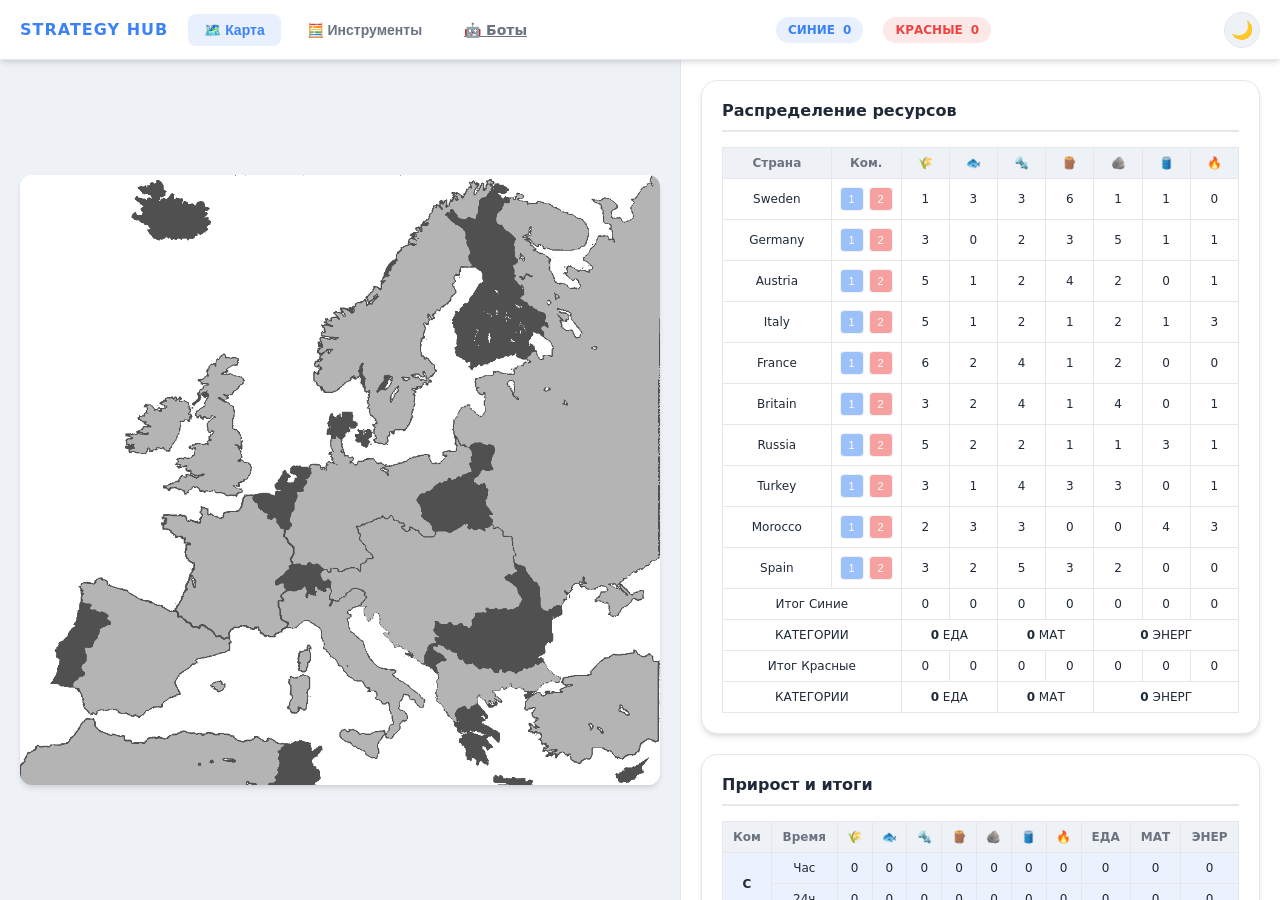
<file: index.html>
<!DOCTYPE html>
<html lang="ru">
<head>
    <meta charset="UTF-8">
    <meta name="viewport" content="width=device-width, initial-scale=1.0">
    <title>Alliance Tools & Map</title>
    <link rel="stylesheet" href="style.css">
</head>
<body>

<header class="top-hud">
    <div class="hud-left">
        <span class="game-title">STRATEGY HUB</span>
        <nav class="main-nav">
            <button class="nav-btn active" onclick="switchTab('map-view')">🗺️ Карта</button>
            <button class="nav-btn" onclick="switchTab('tools-view')">🧮 Инструменты</button>
               <!-- НОВАЯ КНОПКА -->
    <a href="sute/index.html" class="nav-btn">🤖 Боты</a>
        </nav>
    </div>

    <div class="hud-center" id="team-scores">
        <div class="hud-team blue">
            <span>СИНИЕ</span>
            <span id="hud-blue-total">0</span>
        </div>
        <div class="hud-team red">
            <span>КРАСНЫЕ</span>
            <span id="hud-red-total">0</span>
        </div>
    </div>

    <div class="hud-right">
        <button id="themeToggle" class="theme-btn">🌙</button>
    </div>
</header>

<main class="main-content">

    <div id="map-view" class="view-section active">
        <div class="container-map">
            <div class="map-wrapper">
                <div id="loader" class="loading-overlay">Загрузка карты...</div>
                <canvas id="gameCanvas"></canvas>
            </div>

            <div class="sidebar">
                <div class="card">
                    <h3>Распределение ресурсов</h3>
                    <div class="table-responsive">
                        <table id="resourceTable">
                            <thead>
                                <tr>
                                    <th align="left">Страна</th>
                                    <th width="70">Ком.</th>
                                    <th>🌾</th><th>🐟</th><th>🔩</th><th>🪵</th><th>🪨</th><th>🛢️</th><th>🔥</th>
                                </tr>
                            </thead>
                            <tbody id="tableBody"></tbody>
                            <tfoot>
                                <tr class="sum-row sum-blue">
                                    <td colspan="2">Итог Синие</td>
                                    <td id="sb0">0</td><td id="sb1">0</td><td id="sb2">0</td>
                                    <td id="sb3">0</td><td id="sb4">0</td><td id="sb5">0</td><td id="sb6">0</td>
                                </tr>
                                <tr class="cat-row sum-blue">
                                    <td colspan="2">КАТЕГОРИИ</td>
                                    <td colspan="2" id="cat-sb-food">0 <span class="cat-label">ЕДА</span></td>
                                    <td colspan="2" id="cat-sb-mats">0 <span class="cat-label">МАТ</span></td>
                                    <td colspan="3" id="cat-sb-ener">0 <span class="cat-label">ЭНЕРГ</span></td>
                                </tr>

                                <tr class="sum-row sum-red">
                                    <td colspan="2">Итог Красные</td>
                                    <td id="sr0">0</td><td id="sr1">0</td><td id="sr2">0</td>
                                    <td id="sr3">0</td><td id="sr4">0</td><td id="sr5">0</td><td id="sr6">0</td>
                                </tr>
                                <tr class="cat-row sum-red">
                                    <td colspan="2">КАТЕГОРИИ</td>
                                    <td colspan="2" id="cat-sr-food">0 <span class="cat-label">ЕДА</span></td>
                                    <td colspan="2" id="cat-sr-mats">0 <span class="cat-label">МАТ</span></td>
                                    <td colspan="3" id="cat-sr-ener">0 <span class="cat-label">ЭНЕРГ</span></td>
                                </tr>
                            </tfoot>
                        </table>
                    </div>
                </div>

                <div class="card">
                    <h3>Прирост и итоги</h3>
                    <div class="table-responsive">
                        <table id="growthTable">
                            <thead>
                                <tr>
                                    <th>Ком</th>
                                    <th>Время</th>
                                    <th>🌾</th><th>🐟</th><th>🔩</th><th>🪵</th>
                                    <th>🪨</th><th>🛢️</th><th>🔥</th>
                                    <th>ЕДА</th><th>МАТ</th><th>ЭНЕР</th>
                                </tr>
                            </thead>
                            <tbody>
                                <tr class="row-blue">
                                    <td rowspan="2"><b>С</b></td>
                                    <td>Час</td>
                                    <td id="gbh0">0</td><td id="gbh1">0</td><td id="gbh2">0</td>
                                    <td id="gbh3">0</td><td id="gbh4">0</td><td id="gbh5">0</td><td id="gbh6">0</td>
                                    <td id="gbh-food">0</td><td id="gbh-mats">0</td><td id="gbh-ener">0</td>
                                </tr>
                                <tr class="row-blue">
                                    <td>24ч</td>
                                    <td id="gbd0">0</td><td id="gbd1">0</td><td id="gbd2">0</td>
                                    <td id="gbd3">0</td><td id="gbd4">0</td><td id="gbd5">0</td><td id="gbd6">0</td>
                                    <td id="gbd-food">0</td><td id="gbd-mats">0</td><td id="gbd-ener">0</td>
                                </tr>

                                <tr class="row-red">
                                    <td rowspan="2"><b>К</b></td>
                                    <td>Час</td>
                                    <td id="grh0">0</td><td id="grh1">0</td><td id="grh2">0</td>
                                    <td id="grh3">0</td><td id="grh4">0</td><td id="grh5">0</td><td id="grh6">0</td>
                                    <td id="grh-food">0</td><td id="grh-mats">0</td><td id="grh-ener">0</td>
                                </tr>
                                <tr class="row-red">
                                    <td>24ч</td>
                                    <td id="grd0">0</td><td id="grd1">0</td><td id="grd2">0</td>
                                    <td id="grd3">0</td><td id="grd4">0</td><td id="grd5">0</td><td id="grd6">0</td>
                                    <td id="grd-food">0</td><td id="grd-mats">0</td><td id="grd-ener">0</td>
                                </tr>
                            </tbody>
                        </table>
                    </div>
                </div>
            </div>
        </div>
    </div>

<div id="tools-view" class="view-section hidden">
        <div class="tools-grid">
            
            <div class="card tool-card">
                <h3>⏳ Время хода</h3>
                <div class="form-group">
                    <label>Расстояние (км):</label>
                    <input type="number" id="time-distance" placeholder="Напр: 50">
                </div>
                <div class="form-group">
                    <label>Скорость юнита (км/ч):</label>
                    <input type="number" id="time-speed" placeholder="Напр: 35">
                </div>
                <div class="form-group">
                    <label>Скорость карты:</label>
                    <input type="number" id="time-mapSpeed" value="1">
                </div>
                <div class="form-group">
                    <label>Тип провинции:</label>
                    <select id="time-faction">
                        <option value="1">Своя (100%)</option>
                        <option value="0.7">Дружеская (70%)</option>
                        <option value="0.35">Вражеская (35%)</option>
                    </select>
                </div>
                <div class="form-check">
                    <input type="checkbox" id="time-march">
                    <label for="time-march">Марш-бросок (+50%)</label>
                </div>
                <button class="btn-primary" onclick="calcTimeTravel()">Рассчитать</button>
                <div class="result-box" id="time-result">Ожидание...</div>
            </div>

            <div class="card tool-card">
                <h3>🛣️ Калькулятор дороги</h3>
                <div class="form-group">
                    <label>1-я половина (км) и Тип:</label>
                    <div class="input-row">
                        <input type="number" id="road-dist1" placeholder="Км">
                        <select id="road-terrain1">
                            <option value="neutral">Своя</option>
                            <option value="friendly">Друг</option>
                            <option value="enemy">Враг</option>
                        </select>
                    </div>
                </div>
                <div class="form-group">
                    <label>2-я половина (км) и Тип:</label>
                    <div class="input-row">
                        <input type="number" id="road-dist2" placeholder="Км">
                        <select id="road-terrain2">
                            <option value="neutral">Своя</option>
                            <option value="friendly">Друг</option>
                            <option value="enemy">Враг</option>
                        </select>
                    </div>
                </div>
                <div class="form-group">
                    <label>Скорость армии (км/ч):</label>
                    <input type="number" id="road-speed" placeholder="Скорость">
                </div>
                <div class="form-check">
                    <input type="checkbox" id="road-march">
                    <label for="road-march">Марш-бросок</label>
                </div>
                <button class="btn-primary" onclick="calcRoadTravel()">Рассчитать путь</button>
                <div class="result-box" id="road-result">Ожидание...</div>
            </div>

            <div class="card tool-card">
                <h3>🏗️ Строительство</h3>
                <div class="form-group">
                    <label>Объект:</label>
                    <select id="build-type">
                        <optgroup label="Крепости (50 HP)">
                            <option value="50|8">Крепость 1 ур (8ч)</option>
                            <option value="50|16">Крепость 2 ур (16ч)</option>
                            <option value="50|24">Крепость 3 ур (24ч)</option>
                            <option value="50|32">Крепость 4 ур (32ч)</option>
                            <option value="50|40">Крепость 5 ур (40ч)</option>
                        </optgroup>
                        <optgroup label="Инфраструктура">
                            <option value="40|48">Фабрика (48ч)</option>
                            <option value="40|24">Казармы (24ч)</option>
                            <option value="60|72">Ж/Д / Порт (72ч)</option>
                            <option value="60|24">Аэродром (24ч)</option>
                        </optgroup>
                    </select>
                </div>
                <div class="input-row">
                    <div class="form-group">
                        <label>Мораль (%):</label>
                        <input type="number" id="build-morale" value="100">
                    </div>
                    <div class="form-group">
                        <label>Тек. HP:</label>
                        <input type="number" id="build-hp" value="0">
                    </div>
                </div>
                <button class="btn-primary" onclick="calcConstruction()">Рассчитать стройку</button>
                <div class="result-box" style="text-align: center;">
                    <div style="font-size: 0.8rem; color: var(--text-muted);">Таймер при <span id="build-next-hp" style="color: var(--primary); font-weight: bold;">1</span> HP:</div>
                    <div id="build-timer" style="font-size: 1.4rem; font-weight: bold; font-family: monospace; margin: 5px 0;">0д 00:00:00</div>
                    <div id="build-info" style="font-size: 0.75rem; color: var(--text-muted);">Введите данные</div>
                </div>
            </div>

            <div class="card tool-card">
                <h3>❤️ Калькулятор морали</h3>
                <div class="input-row">
                    <div class="form-group">
                        <label>Мораль своя (%):</label>
                        <input type="number" id="moral-val">
                    </div>
                    <div class="form-group">
                        <label>Мораль союзника:</label>
                        <input type="number" id="moral-ally">
                    </div>
                </div>
                <div class="form-group">
                    <label>Пехота (Тек / Макс):</label>
                    <div class="input-row">
                        <input type="number" id="inf-hp" placeholder="HP">
                        <input type="number" id="inf-max" placeholder="Max">
                    </div>
                </div>
                <div class="form-group">
                    <label>Техника (Тек / Макс):</label>
                    <div class="input-row">
                        <input type="number" id="tank-hp" placeholder="HP">
                        <input type="number" id="tank-max" placeholder="Max">
                    </div>
                </div>
                <button class="btn-primary" onclick="calcMorale()">Рассчитать HP</button>
                <div class="result-box scrollable" id="moral-result">Результат...</div>
            </div>

        </div>
    </div>

</main>

<script src="script.js"></script>
</body>
</html>
</file>
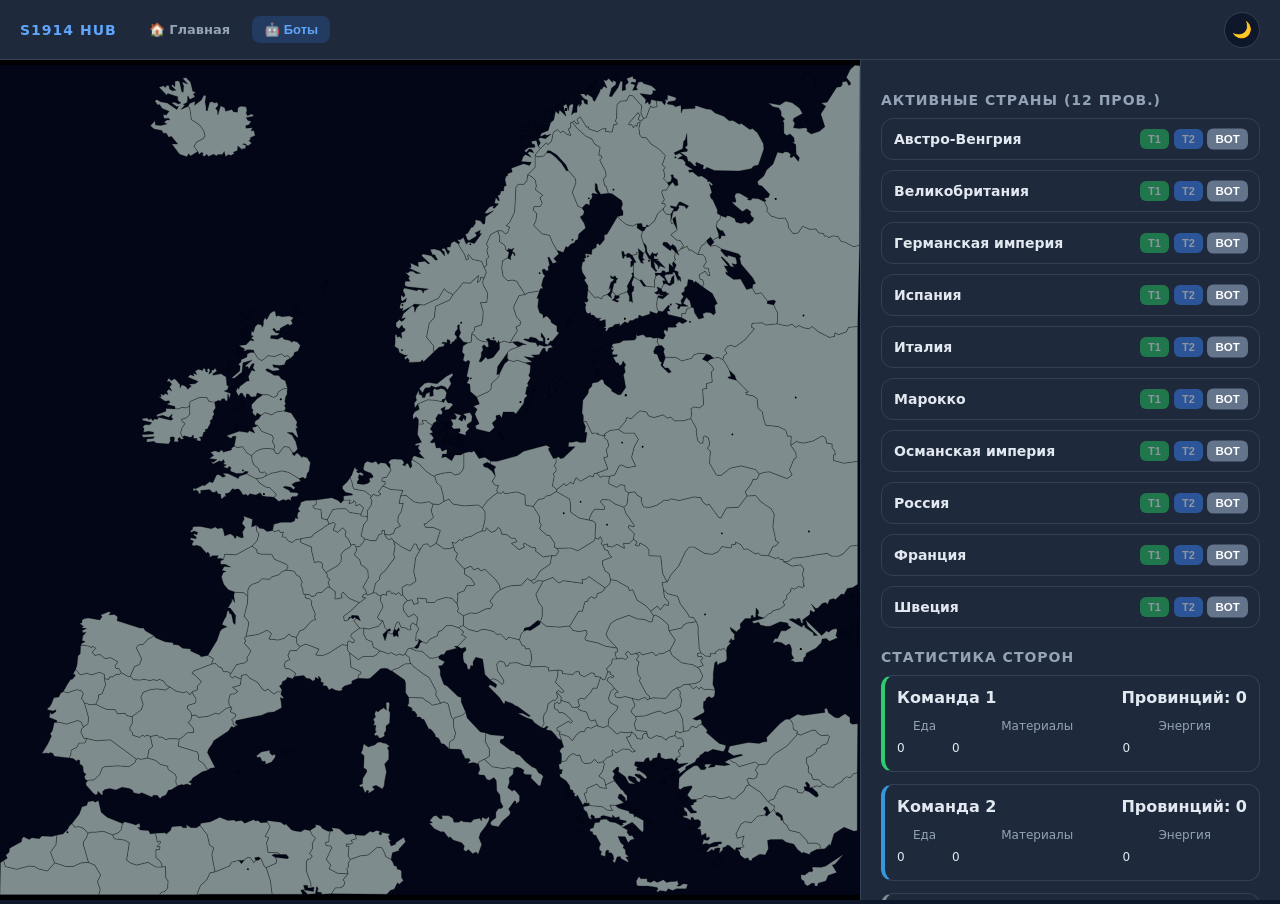
<file: sute/index.html>
<!DOCTYPE html>
<html lang="ru">
<head>
    <meta charset="UTF-8">
    <title>S1914 ANALYZER: INTERACTIVE MAP (FIXED)</title>
<link rel="stylesheet" href="style.css">
</head>
<body>
<header class="top-hud">
    <div class="hud-left">
        <span class="game-title">S1914 HUB</span>

        <nav class="main-nav">
<a href="../index.html" class="nav-btn">🏠 Главная</a>
            <button class="nav-btn active">🤖 Боты</button>
        </nav>
    </div>

    <div class="hud-right">
        <button id="themeToggle" class="theme-btn">🌙</button>
    </div>
</header>
    <div class="left">
        <div id="map-wrapper"></div>
        <div id="tooltip"></div>
    </div>

    <div class="right">
        <h2>Активные страны (12 пров.)</h2>
        <div id="countries-container" class="countries-list"></div>

        <h2>Статистика сторон</h2>
        <div id="stats-container"></div>
    </div>

    <script>
        let regionOwners = {}; 
        let regionsData = {}; 
        let countriesData = {}; 
        let activeCountries = []; 

        const TEAM_NAMES = {
            1: 'Команда 1',
            2: 'Команда 2',
            0: 'Боты/Нейтралы'
        };

        async function init() {
            try {
                // 1. Load Region Data (regions.json)
                const regRes = await fetch('regions.json');
                const regArray = await regRes.json();
                
                regArray.forEach(r => {
                    regionsData[r.id] = r;
                    regionOwners[r.id] = 0; // Default to Bot/Neutral

                    if (!countriesData[r.country]) {
                        countriesData[r.country] = {
                            name: r.country,
                            regions: [],
                            team: 0
                        };
                    }
                    countriesData[r.country].regions.push(r.id);
                });

                // Separate countries with 12 regions (e.g., Germany)
                for (let cName in countriesData) {
                    if (countriesData[cName].regions.length === 12) {
                        activeCountries.push(countriesData[cName]);
                    }
                }

                // 2. Load SVG Map (map.svg)
                const mapRes = await fetch('map.svg');
                const mapSvg = await mapRes.text();
                document.getElementById('map-wrapper').innerHTML = mapSvg;

                renderCountriesUI();
                setupMapListeners(); // Apply logic to provinces
                updateAll(); // Initial statistics

            } catch (err) {
                console.error("Critical loading error:", err);
                document.getElementById('stats-container').innerHTML = "<p style='color:red'>Ошибка загрузки файлов map.svg или regions.json. Запустите через локальный сервер.</p>";
            }
        }

        function renderCountriesUI() {
            const container = document.getElementById('countries-container');
            container.innerHTML = '';

            // Sort active countries alphabetically
            activeCountries.sort((a,b) => a.name.localeCompare(b.name));

            activeCountries.forEach(country => {
                const safeId = country.name.replace(/\s+/g, '-');
                const div = document.createElement('div');
                div.className = 'country-item';
                div.id = 'panel-' + safeId;
                
                div.innerHTML = `
                    <div class="country-name">${country.name}</div>
                    <div class="btn-group">
                        <button class="team-btn t1" onclick="setCountryTeam('${country.name}', 1)">T1</button>
                        <button class="team-btn t2" onclick="setCountryTeam('${country.name}', 2)">T2</button>
                        <button class="team-btn bot active" onclick="setCountryTeam('${country.name}', 0)">BOT</button>
                    </div>
                `;
                container.appendChild(div);
            });
        }

        // --- THE FIX IS HERE ---
        // Function to extract province ID from SVG ID, ensuring we only paint real provinces
// Исправленная функция поиска ID
function getRealProvinceIdFromSvgId(svgId) {
    if (!svgId) return null;
    
    // 1. Игнорируем всё, что точно не провинция
    const ignoreList = ["water", "text", "rect", "line", "poly", "object", "ocean"];
    if (ignoreList.some(term => svgId.toLowerCase().includes(term))) {
        return null;
    }

    // 2. Вытаскиваем только цифры из ID
    const match = svgId.match(/\d+/);
    if (!match) return null;
    
    return parseInt(match[0]);
}

        function paintProvince(regId, teamId) {
            const color = teamId === 1 ? '#2ecc71' : (teamId === 2 ? '#3498db' : '#7f8c8d');
            
            // Select all elements on the map that *contain* this ID (to catch "path_153", groups, etc.)
            const candidates = document.querySelectorAll(`[id*="${regId}"]`);

            candidates.forEach(el => {
                const extractedId = getRealProvinceIdFromSvgId(el.id);
                if (extractedId === regId) {
                    el.style.fill = color;
                }
            });
        }

        window.setCountryTeam = function(countryName, teamId) {
            const country = countriesData[countryName];
            if (!country) return;

            country.team = teamId;
            country.regions.forEach(regId => {
                regionOwners[regId] = teamId;
                paintProvince(regId, teamId);
            });

            updateCountryPanelStatus(countryName, teamId);
            updateAll(); // Recalculate stats
        };

        function updateCountryPanelStatus(countryName, teamId) {
            const safeId = countryName.replace(/\s+/g, '-');
            const panel = document.getElementById('panel-' + safeId);
            if (!panel) return;

            const btns = panel.querySelectorAll('.team-btn');
            btns.forEach(btn => btn.classList.remove('active'));

            if (teamId === 1) panel.querySelector('.t1').classList.add('active');
            else if (teamId === 2) panel.querySelector('.t2').classList.add('active');
            else panel.querySelector('.bot').classList.add('active');

            panel.style.borderLeftColor = teamId === 1 ? '#2ecc71' : (teamId === 2 ? '#3498db' : '#7f8c8d');
        }

        function setupMapListeners() {
            const svg = document.querySelector('svg');
            if(!svg) return;
            svg.setAttribute('width','100%'); 
            svg.setAttribute('height','100%');
            if(!svg.hasAttribute('viewBox')) {
                try { const b = svg.getBBox(); if(b.width>0) svg.setAttribute('viewBox', `${b.x} ${b.y} ${b.width} ${b.height}`); } catch(e){}
            }

            const paths = svg.querySelectorAll('path, polygon');
            const tooltip = document.getElementById('tooltip');

            paths.forEach(el => {
                const regId = getRealProvinceIdFromSvgId(el.id);
                if (regId === null) return; // This is water or text, ignore.

                paintProvince(regId, 0); // Initially paint neutral (Bot Gray)

                el.addEventListener('click', () => {
                    const reg = regionsData[regId];
                    if (!reg) return;

                    const countryName = reg.country;
                    const country = countriesData[countryName];
                    let currentTeam = regionOwners[regId] || 0;
                    let newTeam = currentTeam === 0 ? 1 : (currentTeam === 1 ? 2 : 0);
                    
                    if (country && country.regions.length === 12) {
                        setCountryTeam(countryName, newTeam); // Single province click sets team for all 12.
                    } else {
                        regionOwners[regId] = newTeam;
                        paintProvince(regId, newTeam);
                        updateAll(); 
                    }
                });

                el.addEventListener('mousemove', (e) => {
                    const reg = regionsData[regId];
                    if(reg) {
                        tooltip.style.display = 'block';
                        tooltip.style.left = (e.pageX + 15) + 'px';
                        tooltip.style.top = (e.pageY + 15) + 'px';
                        tooltip.innerHTML = `
                            <strong>${reg.name}</strong> (${reg.country})<br>
                            Владелец: ${TEAM_NAMES[regionOwners[regId]]}<br>
                            Ресурс: ${reg.resource} (x${reg.multiplier})
                        `;
                    }
                });

                el.addEventListener('mouseout', () => {
                    tooltip.style.display = 'none';
                });
            });
        }

        function updateAll() {
            // Recalculate Statistics
            let stats = {
                1: { count: 0, food: 0, mat: 0, nrg: 0 },
                2: { count: 0, food: 0, mat: 0, nrg: 0 },
                0: { count: 0, food: 0, mat: 0, nrg: 0 }
            };

            for (let regId in regionOwners) {
                const team = regionOwners[regId];
                const reg = regionsData[regId];
                if (!reg) continue;

                stats[team].count += 1;

                let res = reg.resource;
                let mult = reg.multiplier || 1;

                if (res === 'grain' || res === 'fish') stats[team].food += mult;
                else if (res === 'iron' || res === 'wood' || res === 'metal') stats[team].mat += mult;
                else if (res === 'oil' || res === 'coal' || res === 'gas') stats[team].nrg += mult;
            }

            const container = document.getElementById('stats-container');
            container.innerHTML = '';

            [1, 2, 0].forEach(team => {
                let s = stats[team];
                let teamClass = team === 1 ? 't1' : (team === 2 ? 't2' : 'bot');
                let color = team === 1 ? '#2ecc71' : (team === 2 ? '#3498db' : '#7f8c8d');
                
                container.innerHTML += `
                    <div class="team-stats ${teamClass}" style="border-left-color: ${color}">
                        <div class="team-title">
                            <span>${TEAM_NAMES[team]}</span>
                            <span>Провинций: ${s.count}</span>
                        </div>
                        <table>
                            <tr><th>Еда</th><th>Материалы</th><th>Энергия</th></tr>
                            <tr><td>${s.food}</td><td>${s.mat}</td><td>${s.nrg}</td></tr>
                        </table>
                    </div>
                `;
            });
        }

        init();
		const themeToggle = document.getElementById('themeToggle');

const savedTheme = localStorage.getItem('theme');
if (savedTheme === 'dark') {
    document.body.classList.add('dark');
    themeToggle.textContent = '🌞';
}

themeToggle.onclick = () => {
    document.body.classList.toggle('dark');
    const isDark = document.body.classList.contains('dark');
    themeToggle.textContent = isDark ? '🌞' : '🌙';
    localStorage.setItem('theme', isDark ? 'dark' : 'light');
};
    </script>
</body>
</html>
</file>
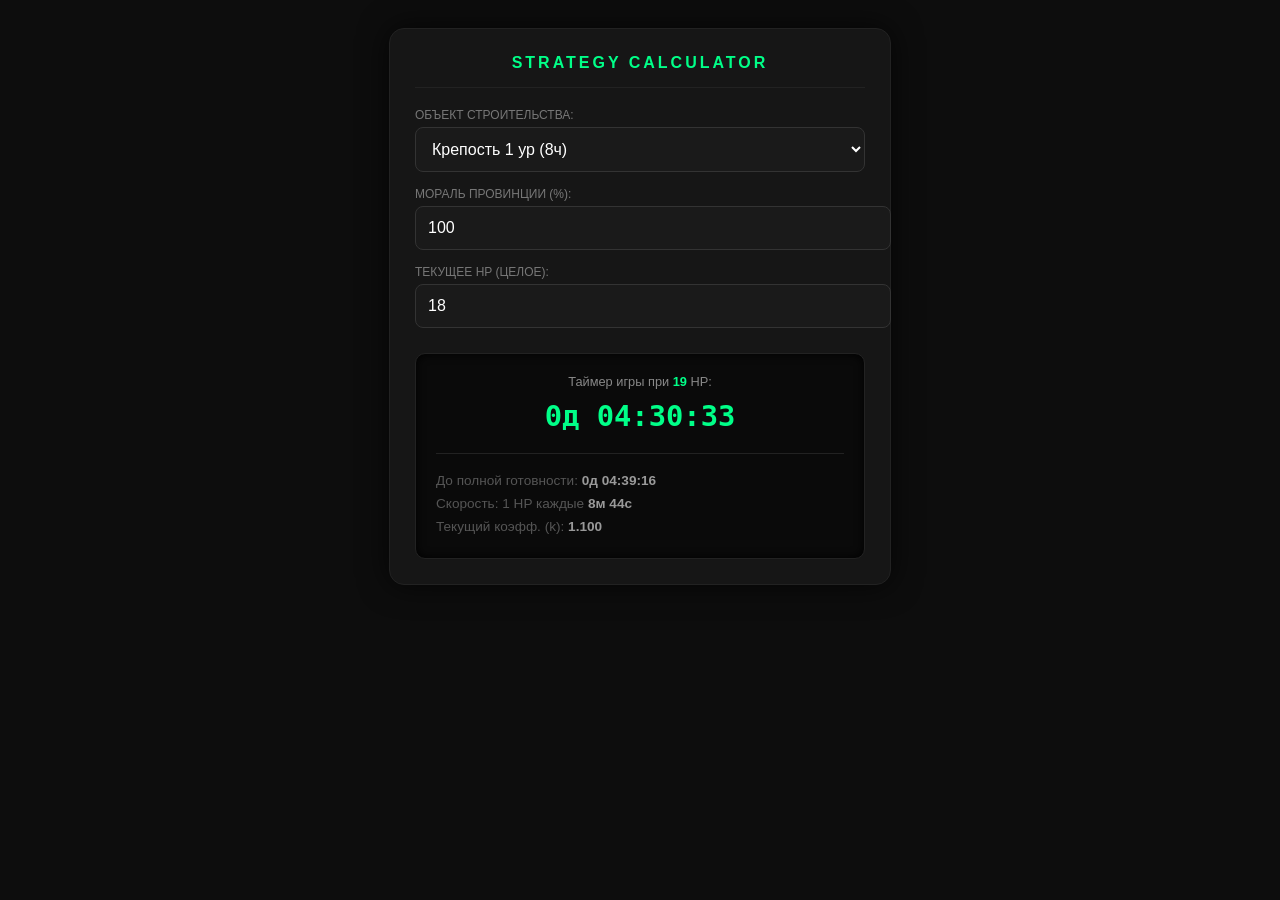
<file: text.html>
<!DOCTYPE html>
<html lang="ru">
<head>
    <meta charset="UTF-8">
    <meta name="viewport" content="width=device-width, initial-scale=1.0">
    <title>S1914 Construction Tracker Ultra</title>
    <style>
        :root { --bg: #0d0d0d; --card: #161616; --accent: #00ff88; --text: #f0f0f0; }
        body { font-family: 'Segoe UI', sans-serif; background: var(--bg); color: var(--text); display: flex; justify-content: center; padding: 20px; }
        .card { background: var(--card); padding: 25px; border-radius: 15px; width: 100%; max-width: 450px; box-shadow: 0 0 30px rgba(0,0,0,0.7); border: 1px solid #222; }
        h2 { color: var(--accent); margin: 0 0 20px; font-size: 1rem; text-align: center; letter-spacing: 3px; border-bottom: 1px solid #222; padding-bottom: 15px; }
        label { display: block; margin: 15px 0 5px; font-size: 0.75rem; color: #777; text-transform: uppercase; }
        select, input { width: 100%; padding: 12px; border-radius: 8px; border: 1px solid #333; background: #1a1a1a; color: #fff; font-size: 1rem; outline: none; }
        select:focus, input:focus { border-color: var(--accent); }
        .result-box { margin-top: 25px; padding: 20px; background: #0a0a0a; border-radius: 10px; border: 1px solid #222; box-shadow: inset 0 0 10px #000; }
        .hp-step { color: #888; font-size: 0.8rem; margin-bottom: 10px; text-align: center; }
        .highlight { color: var(--accent); font-weight: bold; font-size: 1.8rem; font-family: 'Consolas', monospace; text-align: center; display: block; }
        .info-text { font-size: 0.85rem; color: #555; margin-top: 20px; border-top: 1px solid #222; padding-top: 15px; line-height: 1.7; }
        b { color: #999; }
        .next-hp-val { color: var(--accent); font-weight: bold; }
    </style>
</head>
<body>

<div class="card">
    <h2>STRATEGY CALCULATOR</h2>

    <label>Объект строительства:</label>
    <select id="building" onchange="calc()">
        <optgroup label="Крепости (50 HP)">
            <option value="50|8">Крепость 1 ур (8ч)</option>
            <option value="50|16">Крепость 2 ур (16ч)</option>
            <option value="50|24">Крепость 3 ур (24ч)</option>
            <option value="50|32">Крепость 4 ур (32ч)</option>
            <option value="50|40">Крепость 5 ур (40ч)</option>
        </optgroup>
        <optgroup label="Инфраструктура">
            <option value="40|48">Фабрика (40 HP / 48ч)</option>
            <option value="40|24">Казармы (40 HP / 24ч)</option>
            <option value="60|72">Железная дорога (60 HP / 72ч)</option>
            <option value="60|24">Аэродром (60 HP / 24ч)</option>
            <option value="60|72">Порт (60 HP / 72ч)</option>
        </optgroup>
    </select>

    <label>Мораль провинции (%):</label>
    <input type="number" id="morale" value="100" min="0" max="100" oninput="calc()">

    <label>Текущее HP (целое):</label>
    <input type="number" id="currentHp" value="18" min="0" oninput="calc()">

    <div class="result-box">
        <div class="hp-step">Таймер игры при <span class="next-hp-val" id="nextHpLabel">19</span> HP:</div>
        <div id="targetTimer" class="highlight">0д 00:00:00</div>
        
        <div class="info-text" id="totalInfo"></div>
    </div>
</div>

<script>
function calc() {
    const morale = parseFloat(document.getElementById('morale').value) || 0;
    const currentHp = parseFloat(document.getElementById('currentHp').value) || 0;
    
    const buildData = document.getElementById('building').value.split('|');
    const maxHp = parseFloat(buildData[0]);
    const baseTotalHours = parseFloat(buildData[1]);

    // Коэффициент k
    let k = (morale <= 80) ? (0.2 + 0.01 * morale) : (0.6 + 0.005 * morale);

    // Время на 1 HP
    const actualTimePerHp = (baseTotalHours / maxHp) / k;

    // Таймер до полной готовности
    const totalHoursOnTimer = (maxHp - currentHp) * actualTimePerHp;

    // Таймер в момент +1 HP
    const timerAtNextHp = totalHoursOnTimer - actualTimePerHp;

    // Универсальное форматирование: Дни, Часы:Мин:Сек
    const formatFull = (totalHours) => {
        if (totalHours <= 0) return "0д 00:00:00";
        
        const totalSeconds = Math.round(totalHours * 3600);
        const d = Math.floor(totalSeconds / 86400);
        const h = Math.floor((totalSeconds % 86400) / 3600);
        const m = Math.floor((totalSeconds % 3600) / 60);
        const s = totalSeconds % 60;

        return `${d}д ${String(h).padStart(2, '0')}:${String(m).padStart(2, '0')}:${String(s).padStart(2, '0')}`;
    };

    // Вывод
    const nextHp = Math.floor(currentHp + 1);
    document.getElementById('nextHpLabel').innerText = nextHp > maxHp ? maxHp : nextHp;
    document.getElementById('targetTimer').innerText = formatFull(timerAtNextHp);
    
    // Расчет цикла 1 HP
    const cycleSeconds = Math.round(actualTimePerHp * 3600);
    const cM = Math.floor(cycleSeconds / 60);
    const cS = cycleSeconds % 60;

    document.getElementById('totalInfo').innerHTML = `
        До полной готовности: <b>${formatFull(totalHoursOnTimer)}</b><br>
        Скорость: 1 HP каждые <b>${cM}м ${cS}с</b><br>
        Текущий коэфф. (k): <b>${k.toFixed(3)}</b>
    `;
}

calc();
</script>

</body>
</html>
</file>
<file: style.css>
:root {
    --bg: #eef2f6;
    --bg-soft: #ffffff;
    --bg-card: #ffffff;
    --text: #1f2937;
    --text-muted: #6b7280;
    --border: #e5e7eb;
    --input-bg: #f9fafb;
    --primary: #3b82f6;
    --primary-hover: #2563eb;
    --blue-soft: #e8f0fe;
    --red-soft: #fde8e8;
    --shadow: 0 4px 6px -1px rgba(0, 0, 0, 0.1), 0 2px 4px -1px rgba(0, 0, 0, 0.06);
    --team-blue: #3b82f6;
    --team-red: #ef4444;
}

body.dark {
    --bg: #0f172a;
    --bg-soft: #1e293b;
    --bg-card: #1e293b;
    --text: #e2e8f0;
    --text-muted: #94a3b8;
    --border: #334155;
    --input-bg: #020617;
    --primary: #60a5fa;
    --primary-hover: #3b82f6;
    --blue-soft: rgba(59, 130, 246, 0.2);
    --red-soft: rgba(239, 68, 68, 0.2);
    --shadow: 0 10px 15px -3px rgba(0, 0, 0, 0.5);
    --team-blue: #60a5fa;
    --team-red: #f87171;
}

* { box-sizing: border-box; }
body { margin: 0; font-family: 'Inter', system-ui, sans-serif; background: var(--bg); color: var(--text); transition: background .3s, color .3s; }

.top-hud {
    position: fixed; top: 0; left: 0; right: 0; height: 60px;
    background: var(--bg-soft); border-bottom: 1px solid var(--border);
    display: flex; align-items: center; justify-content: space-between;
    padding: 0 20px; z-index: 1000; box-shadow: var(--shadow);
}

.hud-left { display: flex; align-items: center; gap: 20px; }
.game-title { font-weight: 800; letter-spacing: 1px; font-size: 16px; color: var(--primary); }

.main-nav { display: flex; gap: 10px; }
.nav-btn {
    background: transparent; border: none; padding: 8px 16px;
    color: var(--text-muted); font-weight: 600; cursor: pointer;
    border-radius: 8px; transition: all 0.2s; font-size: 14px;
}
.nav-btn:hover { background: var(--bg); color: var(--text); }
.nav-btn.active { background: var(--blue-soft); color: var(--primary); }

.hud-center { display: flex; gap: 20px; }
.hud-team { padding: 6px 12px; border-radius: 20px; font-size: 12px; font-weight: 700; display: flex; gap: 8px; }
.hud-team.blue { background: var(--blue-soft); color: var(--team-blue); }
.hud-team.red { background: var(--red-soft); color: var(--team-red); }

.theme-btn {
    background: var(--bg); border: 1px solid var(--border);
    width: 36px; height: 36px; border-radius: 50%; cursor: pointer;
    display: flex; align-items: center; justify-content: center; font-size: 18px;
}

.main-content { padding-top: 60px; height: 100vh; overflow: hidden; }

.view-section { height: 100%; width: 100%; display: none; overflow-y: auto; }
.view-section.active { display: block; }

.container-map { display: flex; height: calc(100vh - 60px); }
.map-wrapper { flex: 1; background: var(--bg); position: relative; display: flex; align-items: center; justify-content: center; padding: 20px; }
canvas { max-width: 100%; max-height: 90%; border-radius: 12px; box-shadow: var(--shadow); }
.loading-overlay { position: absolute; inset: 0; background: rgba(0,0,0,0.5); color: #fff; display: flex; align-items: center; justify-content: center; font-size: 20px; font-weight: bold; backdrop-filter: blur(5px); z-index: 10; }

.sidebar { width: 600px; background: var(--bg-soft); border-left: 1px solid var(--border); padding: 20px; overflow-y: auto; display: flex; flex-direction: column; gap: 20px; }

.tools-grid { padding: 30px; display: grid; grid-template-columns: repeat(auto-fit, minmax(300px, 1fr)); gap: 25px; max-width: 1400px; margin: 0 auto; }
.card { background: var(--bg-card); border: 1px solid var(--border); border-radius: 16px; padding: 20px; box-shadow: var(--shadow); }
.large-card { grid-column: span 2; }
@media(max-width: 1000px) { .large-card { grid-column: span 1; } }

h3 { margin: 0 0 15px 0; font-size: 16px; color: var(--text); border-bottom: 2px solid var(--border); padding-bottom: 10px; }

.form-group { margin-bottom: 12px; }
.form-group label { display: block; font-size: 13px; font-weight: 500; color: var(--text-muted); margin-bottom: 5px; }
.input-row { display: flex; gap: 10px; }
.input-row > * { flex: 1; }

input[type="text"], input[type="number"], select, textarea {
    width: 100%; padding: 10px; border-radius: 8px; border: 1px solid var(--border); background: var(--input-bg); color: var(--text); font-family: inherit; font-size: 14px;
}
input:focus, select:focus, textarea:focus { outline: 2px solid var(--primary); border-color: transparent; }

.form-check { display: flex; align-items: center; gap: 8px; margin: 10px 0; font-size: 14px; }
.form-check input { width: 16px; height: 16px; }

.btn { border: none; padding: 10px 20px; border-radius: 8px; font-weight: 600; cursor: pointer; transition: transform 0.1s; font-size: 14px; }
.btn:active { transform: scale(0.98); }
.btn-primary { background: var(--primary); color: #fff; width: 100%; padding: 12px; border-radius: 8px; font-weight: 700; border: none; cursor: pointer; transition: 0.2s; margin-top: 10px; }
.btn-primary:hover { background: var(--primary-hover); }

.result-box { margin-top: 15px; padding: 12px; border-radius: 8px; background: var(--blue-soft); color: var(--text); font-size: 14px; border: 1px solid var(--border); }
.result-box.scrollable { max-height: 150px; overflow-y: auto; }

.table-responsive { overflow-x: auto; }
table { width: 100%; border-collapse: collapse; font-size: 12px; }
th, td { padding: 8px; border: 1px solid var(--border); text-align: center; }
th { background: var(--bg); color: var(--text-muted); font-weight: 600; }
.row-blue { background: rgba(59, 130, 246, 0.1); }
.row-red { background: rgba(239, 68, 68, 0.1); }

.alliance-list-container table { width: 100%; margin-top: 10px; }
.alliance-list-container tr { cursor: pointer; }
.alliance-list-container tr:hover { background: var(--bg); }
.btn-group { display: flex; justify-content: center; gap: 5px; }
.team-select-btn { width: 24px; height: 24px; border-radius: 4px; border: 1px solid var(--border); cursor: pointer; font-size: 11px; opacity: 0.5; }
.team-select-btn.active { opacity: 1; transform: scale(1.1); box-shadow: 0 0 0 2px var(--text); }
.ts-blue { background: var(--team-blue); color: #fff; }
.ts-red { background: var(--team-red); color: #fff; }

@media (max-width: 900px) {
    .container-map { flex-direction: column; height: auto; }
    .map-wrapper { height: 350px; }
    .sidebar { width: 100%; height: auto; border-left: none; border-top: 1px solid var(--border); }
    .tools-grid { grid-template-columns: 1fr; padding: 15px; }
    .hud-center { display: none; } 
    .hud-left { gap: 10px; }
    .nav-btn span { display: none; } 
}
</file>
<file: sute/style.css>
:root {
    --bg: #0f172a;
    --bg-soft: #1e293b;
    --bg-card: #1e293b;
    --text: #e2e8f0;
    --text-muted: #94a3b8;
    --border: #334155;
    --primary: #60a5fa;

    --t1: #22c55e;
    --t2: #3b82f6;
    --bot: #64748b;

    --shadow: 0 10px 20px rgba(0,0,0,0.4);
}

* {
    box-sizing: border-box;
}

body {
    margin: 0;
    font-family: 'Inter', system-ui, sans-serif;
    background: var(--bg);
    color: var(--text);
    height: 100vh;
    display: flex;
    overflow: hidden;
	padding-top: 60px;
}

/* ЛЕВАЯ ЧАСТЬ (КАРТА) */
.left {
    flex: 1;
    background: var(--bg);
    position: relative;
    display: flex;
    align-items: center;
    justify-content: center;
}

/* ПРАВАЯ ПАНЕЛЬ */
.right {
    width: 420px;
    background: var(--bg-soft);
    border-left: 1px solid var(--border);
    display: flex;
    flex-direction: column;
    padding: 20px;
    overflow-y: auto;
}

/* ЗАГОЛОВКИ */
h2 {
    font-size: 14px;
    text-transform: uppercase;
    letter-spacing: 1px;
    color: var(--text-muted);
    margin-bottom: 10px;
}

/* КАРТА */
#map-wrapper {
    width: 100%;
    height: 100%;
}

svg {
    width: 100%;
    height: 100%;
}

/* ПРОВИНЦИИ */
svg path,
svg polygon {
    stroke: #020617;
    stroke-width: 0.6px;
    cursor: pointer;
    transition: all 0.2s ease;
}

svg path:hover,
svg polygon:hover {
    stroke: #fff;
    stroke-width: 2px;
    opacity: 0.85;
}

/* ВОДА */
svg [id*="water"],
svg [id*="text"],
svg [id*="rect"],
svg [id*="line"],
svg [id*="poly"] {
    fill: #020617 !important;
    pointer-events: none;
}

/* КАРТОЧКИ СТРАН */
.country-item {
    background: var(--bg-card);
    border: 1px solid var(--border);
    border-radius: 12px;
    padding: 10px 12px;
    margin-bottom: 10px;
    display: flex;
    justify-content: space-between;
    align-items: center;
    transition: 0.2s;
}

.country-item:hover {
    transform: translateY(-2px);
    box-shadow: var(--shadow);
}

.country-name {
    font-weight: 600;
    font-size: 14px;
}

/* КНОПКИ */
.btn-group {
    display: flex;
    gap: 5px;
}

.team-btn {
    border: none;
    padding: 4px 8px;
    border-radius: 6px;
    font-size: 11px;
    font-weight: bold;
    cursor: pointer;
    opacity: 0.5;
    transition: 0.2s;
}

.team-btn:hover {
    opacity: 0.8;
}

.team-btn.active {
    opacity: 1;
    transform: scale(1.05);
}

/* ЦВЕТА */
.team-btn.t1 { background: var(--t1); color: #fff; }
.team-btn.t2 { background: var(--t2); color: #fff; }
.team-btn.bot { background: var(--bot); color: #fff; }

/* СТАТИСТИКА */
.team-stats {
    background: var(--bg-card);
    border: 1px solid var(--border);
    border-radius: 12px;
    padding: 12px;
    margin-bottom: 12px;
}

.team-stats.t1 { border-left: 4px solid var(--t1); }
.team-stats.t2 { border-left: 4px solid var(--t2); }
.team-stats.bot { border-left: 4px solid var(--bot); }

.team-title {
    display: flex;
    justify-content: space-between;
    font-weight: 600;
    margin-bottom: 8px;
}

/* ТАБЛИЦА */
table {
    width: 100%;
    border-collapse: collapse;
    font-size: 12px;
}

th {
    color: var(--text-muted);
    font-weight: 500;
    padding: 4px 0;
}

td {
    padding: 4px 0;
}

/* TOOLTIP */
#tooltip {
    position: absolute;
    background: #020617;
    color: #fff;
    padding: 6px 10px;
    border-radius: 6px;
    font-size: 12px;
    pointer-events: none;
    display: none;
    z-index: 100;
    border: 1px solid var(--border);
}

/* СКРОЛЛ */
::-webkit-scrollbar {
    width: 6px;
}

::-webkit-scrollbar-thumb {
    background: var(--border);
    border-radius: 10px;
}
/* ===== TOP HUD ===== */
.top-hud {
    position: fixed;
    top: 0;
    left: 0;
    right: 0;
    height: 60px;

    background: var(--bg-soft);
    border-bottom: 1px solid var(--border);

    display: flex;
    align-items: center;
    justify-content: space-between;

    padding: 0 20px;
    z-index: 1000;
}

/* ЛЕВАЯ ЧАСТЬ */
.hud-left {
    display: flex;
    align-items: center;
    gap: 20px;
}

.game-title {
    font-weight: 800;
    font-size: 14px;
    letter-spacing: 1px;
    color: var(--primary);
}

/* НАВИГАЦИЯ */
.main-nav {
    display: flex;
    gap: 10px;
}

.nav-btn {
    text-decoration: none;
    background: transparent;
    border: none;
    padding: 6px 12px;

    color: var(--text-muted);
    font-weight: 600;
    font-size: 13px;

    border-radius: 8px;
    cursor: pointer;

    transition: 0.2s;
}

.nav-btn:hover {
    background: var(--bg);
    color: var(--text);
}

.nav-btn.active {
    background: rgba(59,130,246,0.2);
    color: var(--primary);
}

/* ПРАВАЯ ЧАСТЬ */
.hud-right {
    display: flex;
    align-items: center;
}

/* КНОПКА ТЕМЫ */
.theme-btn {
    width: 36px;
    height: 36px;
    border-radius: 50%;

    border: 1px solid var(--border);
    background: var(--bg);

    cursor: pointer;
    font-size: 16px;

    display: flex;
    align-items: center;
    justify-content: center;
}
</file>
